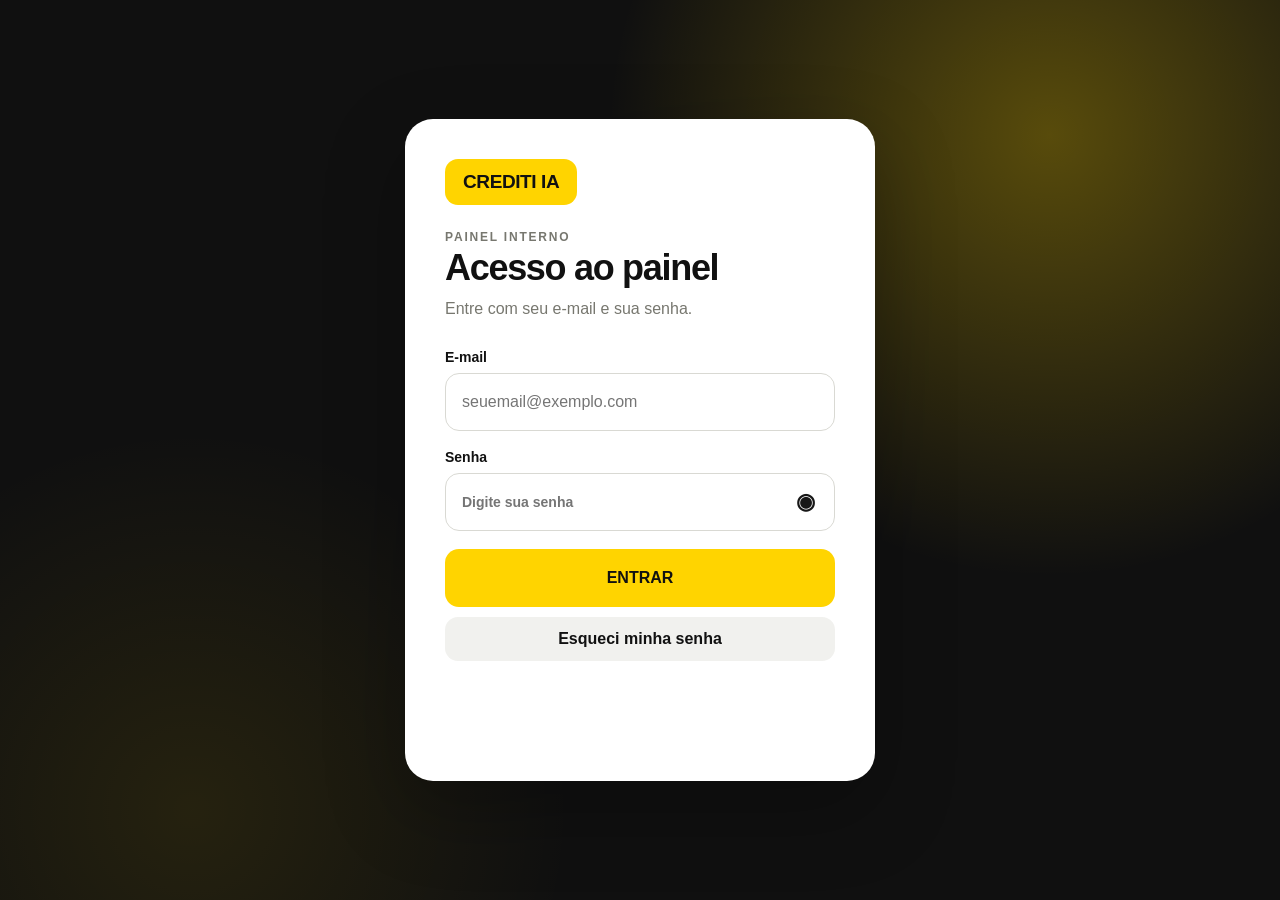
<file: index.html>
<!doctype html>
<html lang="pt-BR">
<head>
  <meta charset="UTF-8" />

  <meta
    name="viewport"
    content="width=device-width, initial-scale=1.0"
  />

  <meta
    name="theme-color"
    content="#ffd400"
  />

  <title>Crediti IA Painel</title>

  <link
    rel="stylesheet"
    href="styles.css?v=14"
  />
</head>

<body>

  <!-- =====================================================
       LOGIN
  ====================================================== -->

  <section
    id="loginScreen"
    class="login-screen"
  >

    <div class="login-card">

      <div class="login-brand">
        CREDITI IA
      </div>

      <p class="eyebrow">
        PAINEL INTERNO
      </p>

      <h1>
        Acesso ao painel
      </h1>

      <p class="login-subtitle">
        Entre com seu e-mail e sua senha.
      </p>

      <label class="login-field">

        <span>
          E-mail
        </span>

        <input
          id="emailInput"
          type="email"
          autocomplete="email"
          placeholder="seuemail@exemplo.com"
        />

      </label>

      <label class="login-field">

        <span>
          Senha
        </span>

        <span class="password-input-wrap">
          <input
            id="passwordInput"
            type="password"
            autocomplete="current-password"
            placeholder="Digite sua senha"
          />
          <button id="togglePasswordBtn" class="password-toggle" type="button" aria-label="Mostrar senha" aria-pressed="false">◉</button>
        </span>

      </label>

      <button
        id="loginBtn"
        class="primary-btn login-btn"
        type="button"
      >
        ENTRAR
      </button>

      <button
        id="forgotPasswordBtn"
        class="forgot-btn"
        type="button"
      >
        Esqueci minha senha
      </button>

      <div
        id="loginError"
        class="login-error"
      ></div>

      <div
        id="loginSuccess"
        class="login-success"
      ></div>

    </div>

  </section>


  <!-- =====================================================
       PAINEL
  ====================================================== -->

  <div
    id="appShell"
    class="app-shell hidden"
  >

    <!-- SIDEBAR -->

    <aside class="sidebar">

      <div class="brand">
        CREDITI IA
      </div>

      <nav>

        <button
          class="nav-item active"
          data-view="dashboard"
          type="button"
        >
          Dashboard
        </button>

        <button
          class="nav-item"
          data-view="leads"
          type="button"
        >
          Clientes / Leads
        </button>

        <button
          class="nav-item"
          data-view="resultados"
          type="button"
        >
          Resultados
        </button>

        <a
          class="nav-link-item"
          href="arquivos.html"
        >
          Documentos dos Clientes
        </a>

        <button
          class="nav-item"
          data-view="cobrancas"
          type="button"
        >
          Cobranças
        </button>

      </nav>

      <div class="sidebar-foot">

        <span>
          Painel interno
        </span>

        <button
          id="logoutBtn"
          class="logout-btn"
          type="button"
        >
          Sair
        </button>

      </div>

    </aside>


    <!-- ===================================================
         CONTEÚDO
    ==================================================== -->

    <main class="content">

      <header class="topbar">

        <div>

          <p class="eyebrow">
            CREDITI IA
          </p>

          <h1 id="pageTitle">
            Dashboard
          </h1>

        </div>

        <button
          id="refreshBtn"
          class="secondary-btn"
          type="button"
        >
          Atualizar
        </button>

      </header>


      <!-- =================================================
           DASHBOARD
      ================================================== -->

      <section
        id="dashboardView"
        class="view active"
      >

        <div class="cards">

          <article class="metric-card">

            <span>
              Leads ativos da IA
            </span>

            <strong id="metricTotal">
              0
            </strong>

          </article>


          <article class="metric-card">

            <span>
              Hoje
            </span>

            <strong id="metricToday">
              0
            </strong>

          </article>


          <article class="metric-card">

            <span>
              Em atendimento
            </span>

            <strong id="metricOpen">
              0
            </strong>

          </article>


          <article class="metric-card">

            <span>
              Encaminhados
            </span>

            <strong id="metricForwarded">
              0
            </strong>

          </article>

        </div>


        <div class="panel-grid">

          <!-- LEADS RECENTES -->

          <section class="panel">

            <div class="panel-head">

              <div>

                <h2>
                  Leads ativos recentes
                </h2>

                <p>
                  Somente atendimentos novos ou em andamento recebidos pela Crediti IA.
                </p>

              </div>

            </div>

            <div
              id="recentList"
              class="recent-list"
            ></div>

          </section>


          <!-- PRODUTOS -->

          <section class="panel">

            <div class="panel-head">

              <div>

                <h2>
                  Produtos mais procurados
                </h2>

                <p>
                  Visão rápida por interesse.
                </p>

              </div>

            </div>

            <div
              id="productsRanking"
              class="ranking"
            ></div>

          </section>

        </div>

      </section>


      <!-- =================================================
           RESULTADOS DO APP CREDITI
      ================================================== -->

      <section
        id="resultadosView"
        class="view"
      >

        <div class="results-toolbar">
          <div>
            <p class="eyebrow">ACOMPANHAMENTO AUTOMÁTICO</p>
            <h2>O que aconteceu no App Crediti</h2>
            <p>Visitas e ações importantes, explicadas de forma simples.</p>
          </div>

          <label class="results-period-label">
            Período
            <select id="resultsPeriod">
              <option value="7">Últimos 7 dias</option>
              <option value="30" selected>Últimos 30 dias</option>
              <option value="90">Últimos 90 dias</option>
            </select>
          </label>
        </div>

        <section class="results-summary" aria-live="polite">
          <span>RESUMO</span>
          <strong id="resultsSummaryTitle">Carregando resultados...</strong>
          <p id="resultsSummaryText">Aguarde enquanto organizamos as informações.</p>
        </section>

        <div class="results-cards">
          <article class="metric-card">
            <span>Visitas ao aplicativo</span>
            <strong id="resultVisits">0</strong>
            <small id="resultVisitsHelp">Aberturas registradas</small>
          </article>

          <article class="metric-card">
            <span>Pessoas</span>
            <strong id="resultPeople">0</strong>
            <small>Visitantes sem identificar nome</small>
          </article>

          <article class="metric-card">
            <span>Buscas realizadas</span>
            <strong id="resultSearches">0</strong>
            <small>O que as pessoas procuraram</small>
          </article>

          <article class="metric-card">
            <span>Produtos visualizados</span>
            <strong id="resultProducts">0</strong>
            <small>Aberturas das páginas de produtos</small>
          </article>

          <article class="metric-card">
            <span>Encaminhados a parceiros</span>
            <strong id="resultPartners">0</strong>
            <small>Cliques para continuar no banco</small>
          </article>

          <article class="metric-card">
            <span>Leads identificados</span>
            <strong id="resultLeads">0</strong>
            <small>Nome e contato recebidos pela IA</small>
          </article>
        </div>

        <div class="results-grid">
          <section class="panel">
            <div class="panel-head">
              <div>
                <h2>Produtos mais procurados</h2>
                <p>Visualizações, buscas e encaminhamentos.</p>
              </div>
            </div>
            <div id="resultsProductsRanking" class="ranking"></div>
          </section>

          <section class="panel">
            <div class="panel-head">
              <div>
                <h2>De onde vieram</h2>
                <p>Mostra como a pessoa chegou. Acesso direto significa que entrou pelo link ou pelo ícone do aplicativo.</p>
              </div>
            </div>
            <div id="resultsSourcesRanking" class="ranking"></div>
          </section>
        </div>

        <section class="panel results-activity-panel">
          <div class="panel-head">
            <div>
              <h2>Atividade recente</h2>
              <p>As últimas ações importantes, sem CPF ou dados financeiros.</p>
            </div>
          </div>
          <div id="resultsActivity" class="results-activity"></div>
          <div id="resultsEmptyState" class="empty hidden">
            Ainda não existem ações registradas neste período.
          </div>
        </section>

        <section class="meta-results-note">
          <strong>Anúncios da Meta</strong>
          <p id="metaResultsNote">
            As visitas identificadas como Meta já aparecem acima. Alcance, investimento e custo por resultado serão exibidos após a conexão segura da conta de anúncios.
          </p>
        </section>

      </section>


      <!-- =================================================
           CLIENTES / LEADS
      ================================================== -->

      <section
        id="leadsView"
        class="view"
      >

        <section class="panel">

          <div class="lead-drawer-head">

            <div>
              <h2>Clientes da Crediti IA</h2>
              <p id="leadListDescription">
                Somente leads novos ou em atendimento recebidos pela Crediti IA.
              </p>
            </div>

            <div class="lead-drawers" aria-label="Pastas de clientes">

              <button
                class="lead-drawer-btn active"
                data-lead-drawer="ativos"
                type="button"
              >
                Leads ativos
                <strong id="activeDrawerCount">0</strong>
              </button>

              <button
                class="lead-drawer-btn"
                data-lead-drawer="aprovados"
                type="button"
              >
                Aprovados
                <strong id="approvedDrawerCount">0</strong>
              </button>

            </div>

          </div>

          <!-- FILTROS -->

          <div class="filters">

            <input
              id="searchInput"
              type="search"
              placeholder="Buscar por nome, telefone ou cidade"
            />


            <select id="productFilter">

              <option value="">
                Todos os produtos
              </option>

            </select>


            <select id="statusFilter">

              <option value="">
                Todos os status
              </option>

              <option value="novo">
                Novo
              </option>

              <option value="dados_coletados">
                Dados coletados
              </option>

              <option value="em_atendimento">
                Em atendimento
              </option>

              <option value="encaminhado">
                Encaminhado
              </option>

              <option value="documentacao">
                Documentação
              </option>

              <option value="proposta_enviada">
                Proposta enviada
              </option>

            </select>


            <!-- RESPONSÁVEL -->

            <select id="responsibleFilter">

              <option value="">
                Todos os responsáveis
              </option>

              <option value="Marcelino">
                Marcelino
              </option>

              <option value="Samila">
                Samila
              </option>

              <option value="Não atribuído">
                Não atribuído
              </option>

            </select>

          </div>


          <!-- =================================================
               DESKTOP
          ================================================== -->

          <div class="desktop-leads">

            <div class="table-wrap">

              <table>

                <thead>

                  <tr>

                    <th>
                      Cliente
                    </th>

                    <th>
                      Telefone
                    </th>

                    <th>
                      Cidade
                    </th>

                    <th>
                      Produto
                    </th>

                    <th>
                      Responsável
                    </th>

                    <th>
                      Status
                    </th>

                    <th>
                      Data
                    </th>

                    <th></th>

                  </tr>

                </thead>

                <tbody id="leadsTableBody"></tbody>

              </table>

            </div>

          </div>


          <!-- =================================================
               MOBILE
          ================================================== -->

          <div
            id="mobileLeadsList"
            class="mobile-leads-list"
          ></div>


          <div
            id="emptyState"
            class="empty hidden"
          >
            Nenhum lead encontrado.
          </div>

        </section>

      </section>


      <!-- =================================================
           COBRANÇAS
      ================================================== -->

      <section
        id="cobrancasView"
        class="view"
      >

        <div class="collection-summary">

          <article class="metric-card">
            <span>Total em aberto</span>
            <strong id="collectionOpenValue">R$ 0,00</strong>
          </article>

          <article class="metric-card">
            <span>Cobranças ativas</span>
            <strong id="collectionActiveCount">0</strong>
          </article>

          <article class="metric-card">
            <span>Vencidas</span>
            <strong id="collectionOverdueCount">0</strong>
          </article>

          <article class="metric-card">
            <span>Pagas</span>
            <strong id="collectionPaidCount">0</strong>
          </article>

        </div>

        <section class="panel">

          <div class="collection-toolbar">

            <div class="filters collection-filters">

              <input
                id="collectionSearchInput"
                type="search"
                placeholder="Buscar por cliente, telefone ou contrato"
              />

              <select id="collectionStatusFilter">
                <option value="">Todos os status</option>
                <option value="pendente">Pendente</option>
                <option value="enviada">Enviada</option>
                <option value="visualizada">Visualizada</option>
                <option value="negociando">Negociando</option>
                <option value="paga">Paga</option>
                <option value="suspensa">Suspensa</option>
              </select>

            </div>

            <button
              id="newCollectionBtn"
              class="primary-compact-btn"
              type="button"
            >
              + Nova cobrança
            </button>

          </div>

          <div class="connection-notice">
            <strong>WhatsApp Crediti Cobranças: (85) 98849-9143</strong>
            <span id="whatsappConnectionStatus">Envio manual gratuito pelo WhatsApp Business.</span>
          </div>

          <div class="desktop-leads">
            <div class="table-wrap collection-table-wrap">
              <table class="collection-table">
                <thead>
                  <tr>
                    <th>Cliente</th>
                    <th>Telefone</th>
                    <th>Contrato</th>
                    <th>Valor</th>
                    <th>Vencimento</th>
                    <th>Status</th>
                    <th></th>
                  </tr>
                </thead>
                <tbody id="collectionsTableBody"></tbody>
              </table>
            </div>
          </div>

          <div
            id="mobileCollectionsList"
            class="mobile-leads-list"
          ></div>

          <div
            id="collectionsEmptyState"
            class="empty hidden"
          >
            Nenhuma cobrança encontrada.
          </div>

        </section>

      </section>

    </main>

  </div>


  <!-- =====================================================
       FICHA DO CLIENTE
  ====================================================== -->

  <dialog id="leadDialog">

    <button
      id="closeDialog"
      class="dialog-close"
      type="button"
    >
      ×
    </button>

    <div class="dialog-content">

      <p class="eyebrow">
        FICHA DO CLIENTE
      </p>

      <h2 id="detailName">
        Cliente
      </h2>


      <div class="edit-grid">

        <!-- NOME -->

        <label>

          <span>
            Nome
          </span>

          <input
            id="editName"
            type="text"
          />

        </label>


        <!-- TELEFONE -->

        <label>

          <span>
            Telefone
          </span>

          <input
            id="editPhone"
            type="text"
          />

        </label>


        <!-- CIDADE -->

        <label>

          <span>
            Cidade
          </span>

          <input
            id="editCity"
            type="text"
          />

        </label>


        <!-- PRODUTO -->

        <label>

          <span>
            Produto
          </span>

          <input
            id="editProduct"
            type="text"
          />

        </label>


        <!-- RESPONSÁVEL -->

        <label>

          <span>
            Responsável pelo lead
          </span>

          <select id="editResponsible">

            <option value="">
              Não atribuído
            </option>

            <option value="Marcelino">
              Marcelino
            </option>

            <option value="Samila">
              Samila
            </option>

          </select>

        </label>


        <!-- STATUS -->

        <label>

          <span>
            Status
          </span>

          <select id="editStatus">

            <option value="novo">
              Novo
            </option>

            <option value="dados_coletados">
              Dados coletados
            </option>

            <option value="em_atendimento">
              Em atendimento
            </option>

            <option value="encaminhado">
              Encaminhado
            </option>

            <option value="documentacao">
              Documentação
            </option>

            <option value="proposta_enviada">
              Proposta enviada
            </option>

            <option value="aprovado">
              Aprovado
            </option>

            <option value="nao_aprovado">
              Não aprovado
            </option>

            <option value="finalizado">
              Finalizado
            </option>

          </select>

        </label>


        <!-- ORIGEM -->

        <div class="read-only-field">

          <span>
            Origem
          </span>

          <strong id="detailOrigin">
            -
          </strong>

        </div>


        <!-- DATA -->

        <div class="read-only-field full">

          <span>
            Data
          </span>

          <strong id="detailDate">
            -
          </strong>

        </div>

      </div>


      <!-- OBSERVAÇÕES -->

      <label class="observation-box">

        <span>
          Observações
        </span>

        <textarea
          id="leadNotes"
          rows="5"
          placeholder="Digite aqui suas observações sobre o atendimento..."
        ></textarea>

      </label>


      <div
        id="dialogMessage"
        class="dialog-message"
      ></div>


      <!-- AÇÕES -->

      <div class="dialog-actions">

        <a
          id="whatsappLink"
          class="primary-btn"
          target="_blank"
          rel="noopener noreferrer"
        >
          Abrir WhatsApp
        </a>


        <button
          id="saveNotesBtn"
          class="notes-btn"
          type="button"
        >
          Salvar observação
        </button>


        <button
          id="saveLeadBtn"
          class="secondary-action-btn"
          type="button"
        >
          Salvar alterações
        </button>


        <button
          id="deleteLeadBtn"
          class="danger-btn"
          type="button"
        >
          Apagar lead
        </button>

      </div>

    </div>

  </dialog>


  <!-- =====================================================
       FICHA DA COBRANÇA
  ====================================================== -->

  <dialog id="collectionDialog">

    <button
      id="closeCollectionDialog"
      class="dialog-close"
      type="button"
    >
      ×
    </button>

    <div class="dialog-content">

      <p class="eyebrow">COBRANÇA CREDITI</p>

      <h2 id="collectionDialogTitle">Nova cobrança</h2>

      <div class="edit-grid">

        <label>
          <span>Nome do cliente</span>
          <input id="collectionName" type="text" autocomplete="name" />
        </label>

        <label>
          <span>WhatsApp</span>
          <input id="collectionPhone" type="tel" inputmode="tel" />
        </label>

        <label>
          <span>Contrato ou parcela</span>
          <input id="collectionContract" type="text" />
        </label>

        <label>
          <span>Produto</span>
          <input id="collectionProduct" type="text" />
        </label>

        <label>
          <span>Valor devido</span>
          <input id="collectionValue" type="text" inputmode="decimal" placeholder="0,00" />
        </label>

        <label>
          <span>Vencimento</span>
          <input id="collectionDueDate" type="date" />
        </label>

        <label>
          <span>Status</span>
          <select id="collectionStatus">
            <option value="pendente">Pendente</option>
            <option value="enviada">Enviada</option>
            <option value="visualizada">Visualizada</option>
            <option value="negociando">Negociando</option>
            <option value="paga">Paga</option>
            <option value="suspensa">Suspensa</option>
          </select>
        </label>

        <label>
          <span>Próximo lembrete</span>
          <input id="collectionNextReminder" type="datetime-local" />
        </label>

      </div>

      <label class="observation-box">
        <span>Observações internas</span>
        <textarea
          id="collectionNotes"
          rows="4"
          placeholder="Acordos, contatos realizados ou informações importantes..."
        ></textarea>
      </label>

      <section id="collectionHistorySection" class="collection-history hidden">
        <div class="collection-history-head">
          <strong>Histórico</strong>
          <button id="addCollectionHistoryBtn" type="button">+ Registrar contato</button>
        </div>
        <div id="collectionHistoryList" class="collection-history-list"></div>
      </section>

      <div id="collectionDialogMessage" class="dialog-message"></div>

      <div class="dialog-actions collection-actions">

        <button
          id="saveCollectionBtn"
          class="secondary-action-btn"
          type="button"
        >
          Salvar cobrança
        </button>

        <button
          id="sendCollectionBtn"
          class="primary-btn"
          type="button"
          disabled
        >
          Enviar pelo WhatsApp Business
        </button>

        <button
          id="deleteCollectionBtn"
          class="danger-btn hidden"
          type="button"
        >
          Apagar cobrança
        </button>

      </div>

    </div>

  </dialog>




  <script src="app.js?v=17"></script>

</body>
</html>
</file>
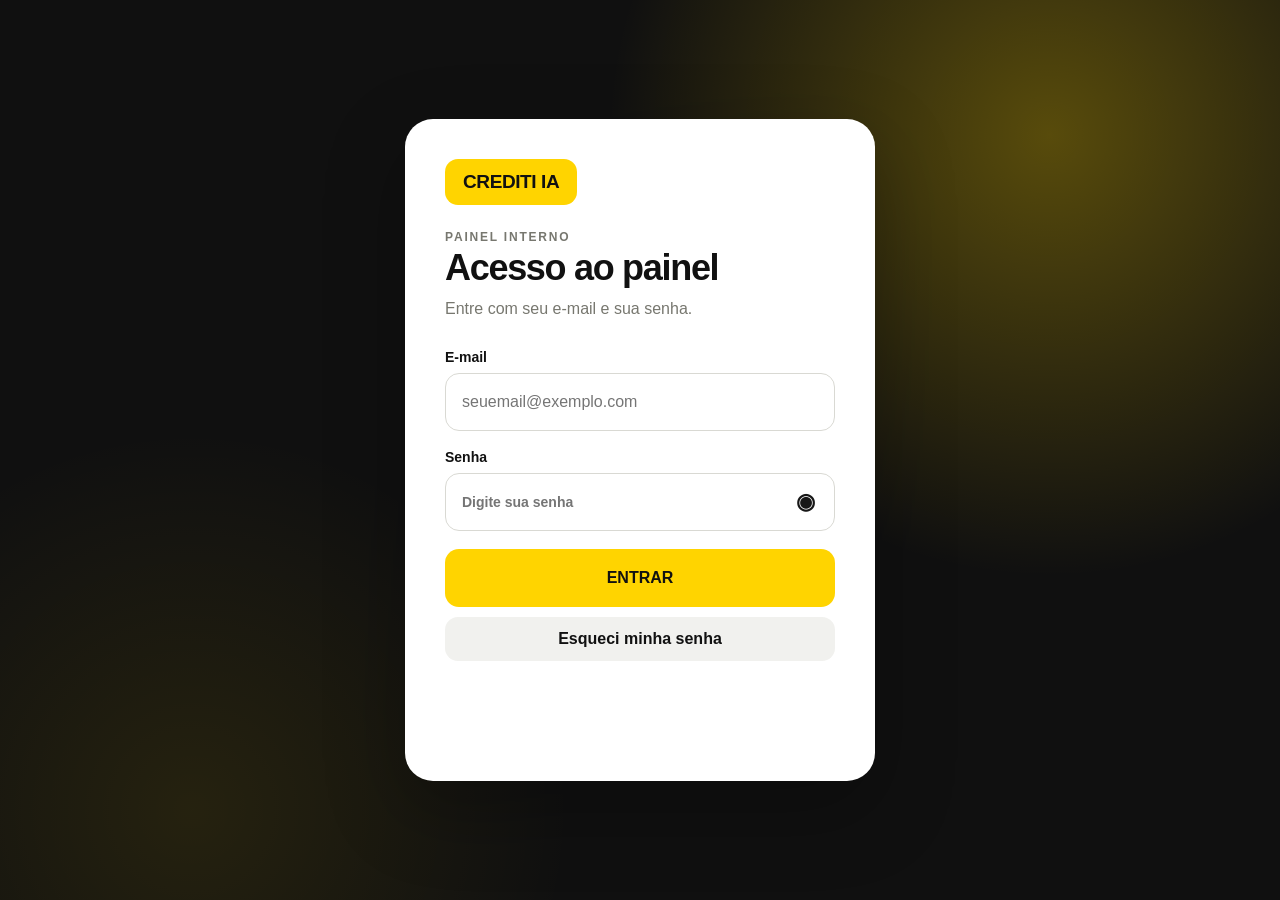
<file: arquivos.html>
<!doctype html>
<html lang="pt-BR">
<head>
  <meta charset="UTF-8">
  <meta name="viewport" content="width=device-width,initial-scale=1">
  <meta name="theme-color" content="#ffd400">
  <title>Documentos dos Clientes | Crediti</title>
  <link rel="stylesheet" href="arquivos.css?v=1">
  <link rel="stylesheet" href="arquivos-extra.css?v=3">
</head>
<body>
  <header class="topbar">
    <div><strong>CREDITI</strong><span>Documentos dos Clientes</span></div>
    <a href="index.html">Voltar ao painel</a>
  </header>

  <main>
    <section class="usage-card">
      <div><small>ARMAZENAMENTO PRIVADO</small><h1>Arquivo digital</h1></div>
      <div class="usage-info"><strong id="usageText">Calculando...</strong><div class="usage-track"><i id="usageBar"></i></div><small id="usageAlert">10 GB gratuitos</small></div>
    </section>

    <section class="actions">
      <label class="search"><span>Pesquisar cliente</span><input id="searchInput" placeholder="Digite o nome ou CPF" autocomplete="off"></label>
      <button id="trashBtn" class="light">Lixeira <b id="trashCount">0</b></button>
      <button id="newClientBtn" class="primary">+ Novo cliente</button>
    </section>

    <div id="message" class="message"></div>
    <section id="clientList" class="client-grid"></section>
  </main>

  <dialog id="clientDialog">
    <form id="clientForm" class="dialog-card">
      <button type="button" class="close" data-close="clientDialog">×</button>
      <p class="eyebrow">PASTA DO CLIENTE</p><h2 id="clientDialogTitle">Novo cliente</h2>
      <div class="form-grid">
        <label class="wide">Nome completo<input id="clientName" required></label>
        <label>CPF<input id="clientCpf" inputmode="numeric" maxlength="14" required></label>
        <label>WhatsApp<input id="clientPhone" inputmode="tel"></label>
        <label>Cidade<input id="clientCity"></label>
        <label class="wide">Observações<textarea id="clientNotes" rows="3"></textarea></label>
      </div>
      <button class="primary" type="submit">Salvar cliente</button>
    </form>
  </dialog>

  <dialog id="folderDialog" class="folder-dialog">
    <div class="dialog-card folder-card">
      <button type="button" class="close" data-close="folderDialog">×</button>
      <div class="folder-head"><div><p class="eyebrow">PASTA DO CLIENTE</p><h2 id="folderName"></h2><span id="folderCpf"></span></div><div><button id="editClientBtn" class="light">Editar</button><button id="newContractBtn" class="primary">+ Novo contrato</button></div></div>
      <div class="tabs"><button class="active" data-tab="personal">Documentos pessoais</button><button data-tab="contracts">Contratos</button><button data-tab="videos">Vídeos</button><button data-tab="history">Histórico</button></div>
      <section id="personalTab" class="tab active">
        <div class="upload-box"><select id="personalCategory"><option>RG - Frente</option><option>RG - Verso</option><option>CPF</option><option>Comprovante de endereço</option><option>Contracheque</option><option>CNH</option><option>Outro documento</option></select><select id="personalResponsible"><option>Marcelino</option><option>Samila</option></select><input id="personalFiles" type="file" multiple><button id="uploadPersonalBtn" class="primary">Enviar documentos</button></div>
        <div class="source-buttons">
          <label class="source-btn">📁 Galeria ou arquivos<input id="personalGallery" type="file" accept="image/*,video/*,application/pdf" multiple></label>
          <label class="source-btn">📷 Câmera do celular<input id="personalCamera" type="file" accept="image/*" capture="environment"></label>
        </div>
        <div id="personalFileList" class="file-list"></div>
      </section>
      <section id="contractsTab" class="tab"><div id="contractList" class="contract-list"></div></section>
      <section id="videosTab" class="tab">
        <div class="upload-box video-upload-box"><select id="videoResponsible"><option>Marcelino</option><option>Samila</option></select><input id="videoFiles" type="file" accept="video/*" multiple><button id="uploadVideoBtn" class="primary">Enviar vídeos</button></div>
        <small>Vídeos de até 2 minutos e 30 MB cada.</small>
        <div id="videoList" class="file-list"></div>
      </section>
      <section id="historyTab" class="tab"><div id="historyList" class="history-list"></div></section>
    </div>
  </dialog>

  <dialog id="contractDialog">
    <form id="contractForm" class="dialog-card">
      <button type="button" class="close" data-close="contractDialog">×</button>
      <p class="eyebrow">NOVA OPERAÇÃO</p><h2>Novo contrato</h2>
      <div class="form-grid">
        <label>Tipo de crédito<select id="contractType" required><option value="">Selecione</option><option>Portabilidade</option><option>Empréstimo novo</option><option>Refinanciamento INSS</option><option>Refinanciamento de veículo</option><option>Conta de luz</option><option>FGTS</option><option>Cartão consignado</option><option>Cartão benefício</option><option>Bolsa Família</option><option>Financiamento de veículo</option></select></label>
        <label id="subtypeLabel" class="hidden">Veículo<select id="contractSubtype"><option>Carro</option><option>Moto</option></select></label>
        <label>Número do contrato ou ADE<input id="contractNumber"></label>
        <label>Banco ou financeira<input id="contractBank"></label>
        <label>Data<input id="contractDate" type="date" required></label>
        <label>Valor<input id="contractValue" inputmode="decimal"></label>
        <label>Responsável pela digitação<select id="contractResponsible" required><option>Marcelino</option><option>Samila</option></select></label>
        <label class="wide">Observações<textarea id="contractNotes" rows="3"></textarea></label>
      </div>
      <button class="primary" type="submit">Finalizar contrato</button>
    </form>
  </dialog>

  <dialog id="contractFilesDialog">
    <div class="dialog-card">
      <button type="button" class="close" data-close="contractFilesDialog">×</button>
      <p class="eyebrow">ARQUIVOS DA OPERAÇÃO</p><h2 id="contractFilesTitle"></h2>
      <div class="upload-box"><select id="contractFileCategory"><option>Contrato</option><option>Vídeo da contratação</option><option>Foto</option><option>Comprovante</option><option>Outro arquivo</option></select><select id="contractFileResponsible"><option>Marcelino</option><option>Samila</option></select><input id="contractFiles" type="file" multiple><button id="uploadContractBtn" class="primary">Enviar arquivos</button></div>
      <div class="source-buttons">
        <label class="source-btn">📁 Galeria ou arquivos<input id="contractGallery" type="file" accept="image/*,video/*,application/pdf" multiple></label>
        <label class="source-btn">📷 Câmera do celular<input id="contractCamera" type="file" accept="image/*" capture="environment"></label>
      </div>
      <small>Vídeos: até 2 minutos e 30 MB. Os arquivos serão baixados individualmente, sem ZIP.</small>
      <div id="contractFileList" class="file-list"></div>
    </div>
  </dialog>

  <dialog id="trashDialog"><div class="dialog-card"><button type="button" class="close" data-close="trashDialog">×</button><p class="eyebrow">ARQUIVOS APAGADOS</p><h2>Lixeira</h2><div id="trashList" class="file-list"></div></div></dialog>
  <script src="arquivos.js?v=5"></script>
</body>
</html>
</file>
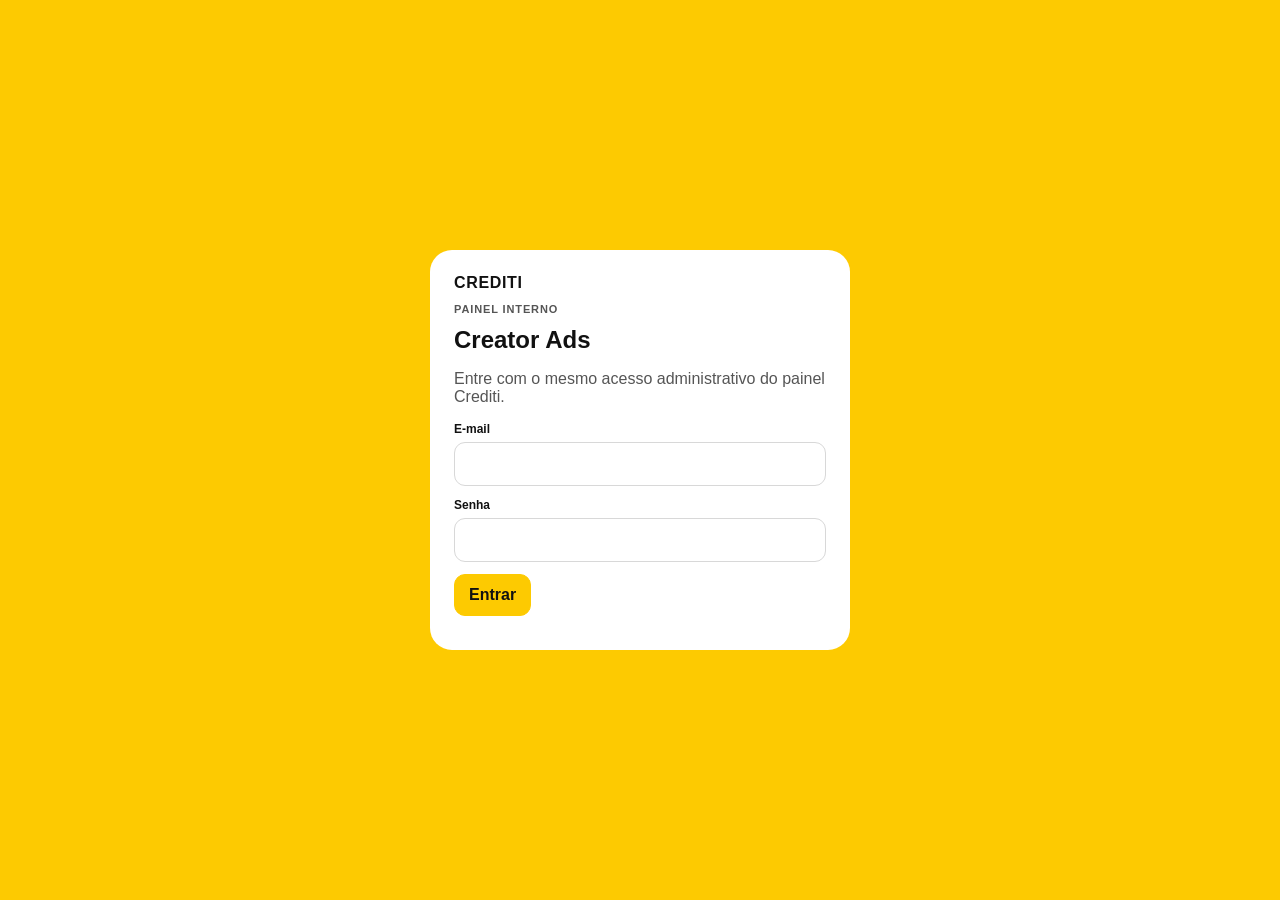
<file: creator-ads.html>
<!doctype html>
<html lang="pt-BR">
<head>
  <meta charset="UTF-8">
  <meta name="viewport" content="width=device-width, initial-scale=1">
  <meta name="theme-color" content="#FDCA01">
  <title>Creator Ads | Painel Crediti</title>
  <link rel="stylesheet" href="creator-ads.css?v=1">
</head>
<body>
  <section id="loginView" class="login-wrap">
    <div class="login-card">
      <div class="brand">CREDITI</div>
      <p class="eyebrow">PAINEL INTERNO</p>
      <h1>Creator Ads</h1>
      <p>Entre com o mesmo acesso administrativo do painel Crediti.</p>
      <label>E-mail<input id="email" type="email" autocomplete="email"></label>
      <label>Senha<input id="password" type="password" autocomplete="current-password"></label>
      <button id="loginBtn" class="primary" type="button">Entrar</button>
      <div id="loginMsg" class="msg" aria-live="polite"></div>
    </div>
  </section>

  <div id="appView" class="app hidden">
    <header class="topbar">
      <div><span class="brand small">CREDITI</span><strong>Creator Ads</strong></div>
      <div class="top-actions"><a href="index.html">Painel principal</a><button id="refreshBtn" type="button">Atualizar</button><button id="logoutBtn" type="button">Sair</button></div>
    </header>

    <nav class="tabs" aria-label="Creator Ads">
      <button data-tab="cadastros" class="active" type="button">Cadastros</button>
      <button data-tab="campanhas" type="button">Campanhas</button>
      <button data-tab="vencedores" type="button">Vencedores</button>
      <button data-tab="pagamentos" type="button">Pagamentos</button>
    </nav>

    <main>
      <section id="cadastros" class="panel active">
        <div class="section-head"><div><h2>Cadastros</h2><p>Aprove, reprove ou exclua por perfil privado.</p></div><select id="profileFilter"><option value="">Todos</option><option value="em_analise">Em análise</option><option value="aprovado">Aprovado</option><option value="nao_elegivel">Não elegível</option><option value="perfil_privado">Perfil privado</option><option value="excluido_perfil_privado">Excluído por perfil privado</option></select></div>
        <div id="profilesList" class="cards"></div>
      </section>

      <section id="campanhas" class="panel">
        <div class="section-head"><div><h2>Campanhas</h2><p>Somente o administrador cria, edita, ativa e encerra.</p></div><button id="newCampaignBtn" class="primary compact" type="button">+ Nova campanha</button></div>
        <div id="campaignsList" class="cards"></div>
      </section>

      <section id="vencedores" class="panel">
        <div class="section-head"><div><h2>Vencedores</h2><p>Escolha o vencedor e acompanhe os vídeos enviados.</p></div></div>
        <div id="submissionsList" class="cards"></div>
      </section>

      <section id="pagamentos" class="panel">
        <div class="section-head"><div><h2>Pagamentos</h2><p>Confira Pix, banco e marque o pagamento realizado.</p></div></div>
        <div id="paymentsList" class="cards"></div>
      </section>
    </main>
  </div>

  <dialog id="profileDialog"><form method="dialog" class="dialog-card"><button class="close" value="cancel" aria-label="Fechar">×</button><div id="profileDetail"></div></form></dialog>

  <dialog id="campaignDialog"><form id="campaignForm" class="dialog-card"><button class="close" type="button" id="campaignClose" aria-label="Fechar">×</button><h2 id="campaignFormTitle">Nova campanha</h2><input type="hidden" name="id"><label>Título<input name="titulo" required></label><label>Descrição<textarea name="descricao" rows="2"></textarea></label><label>Briefing<textarea name="briefing" rows="5" required></textarea></label><div class="grid2"><label>Início<input name="inicio" type="datetime-local" required></label><label>Fim<input name="fim" type="datetime-local" required></label></div><div class="grid2"><label>Prêmio principal<input name="premio" inputmode="decimal" placeholder="10,00" required></label><label>Nº de vencedores<input name="numero_vencedores" type="number" min="1" value="1" required></label></div><label class="check"><input name="bonus_ativo" type="checkbox"> Ativar bônus por visualizações</label><div id="bonusFields" class="grid2 hidden"><label>Valor do bônus<input name="bonus_valor" inputmode="decimal" placeholder="20,00"></label><label>Meta de visualizações<input name="bonus_meta_views" type="number" min="1"></label><label>Prazo do bônus<input name="bonus_prazo" type="datetime-local"></label></div><div class="actions"><button type="button" class="secondary" id="saveDraftBtn">Salvar rascunho</button><button type="submit" class="primary">Salvar e ativar</button></div><div id="campaignMsg" class="msg"></div></form></dialog>

  <script src="creator-ads-admin.js?v=1"></script>
</body>
</html>
</file>
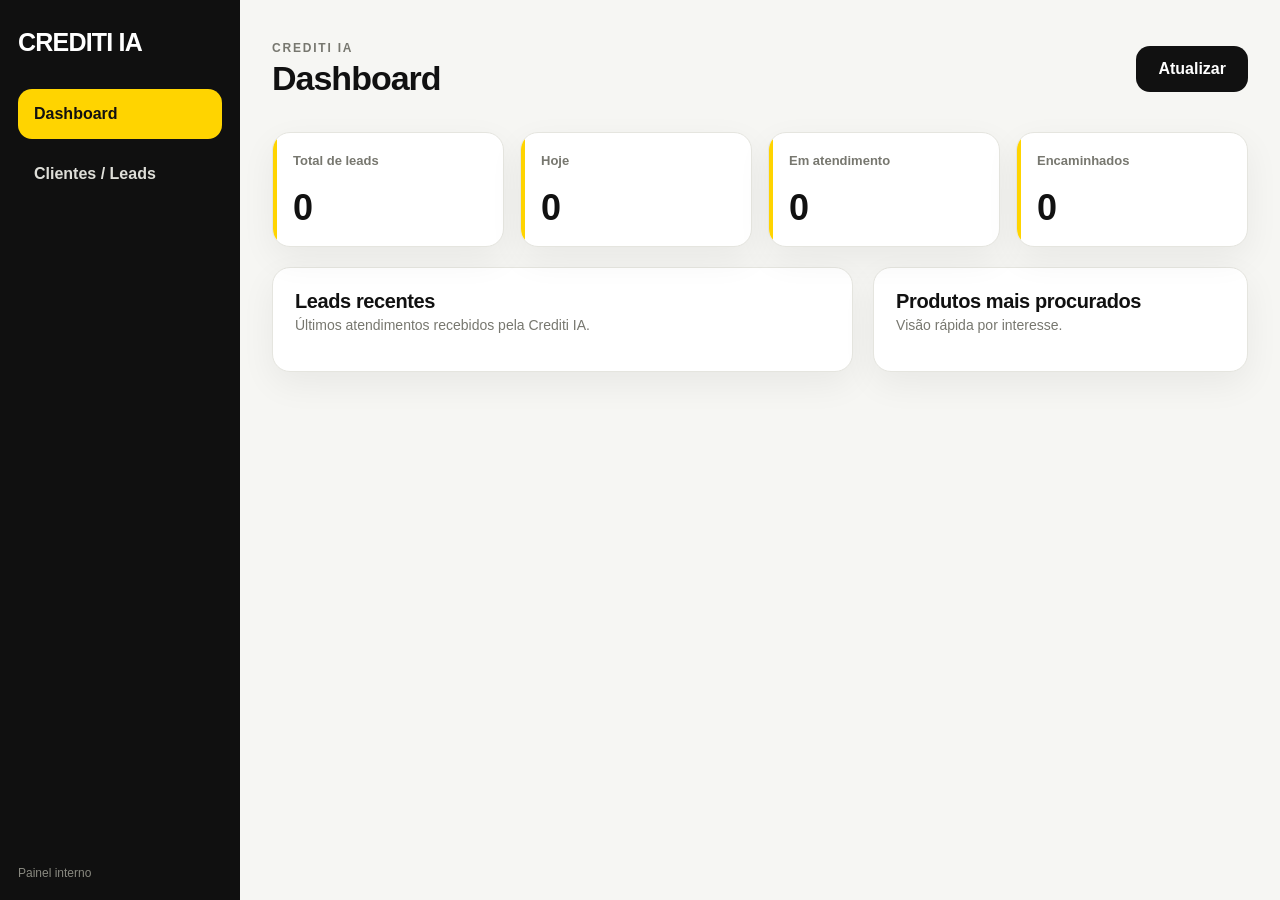
<file: index(1).html>
<!doctype html>
<html lang="pt-BR">
<head>
  <meta charset="UTF-8" />
  <meta name="viewport" content="width=device-width, initial-scale=1.0" />
  <meta name="theme-color" content="#ffd400" />
  <title>Crediti IA Painel</title>
  <link rel="stylesheet" href="styles.css" />
</head>
<body>
  <div class="app-shell">
    <aside class="sidebar">
      <div class="brand">CREDITI IA</div>
      <nav>
        <button class="nav-item active" data-view="dashboard">Dashboard</button>
        <button class="nav-item" data-view="leads">Clientes / Leads</button>
      </nav>
      <div class="sidebar-foot">Painel interno</div>
    </aside>

    <main class="content">
      <header class="topbar">
        <div>
          <p class="eyebrow">CREDITI IA</p>
          <h1 id="pageTitle">Dashboard</h1>
        </div>
        <button id="refreshBtn" class="secondary-btn">Atualizar</button>
      </header>

      <section id="dashboardView" class="view active">
        <div class="cards">
          <article class="metric-card"><span>Total de leads</span><strong id="metricTotal">0</strong></article>
          <article class="metric-card"><span>Hoje</span><strong id="metricToday">0</strong></article>
          <article class="metric-card"><span>Em atendimento</span><strong id="metricOpen">0</strong></article>
          <article class="metric-card"><span>Encaminhados</span><strong id="metricForwarded">0</strong></article>
        </div>

        <div class="panel-grid">
          <section class="panel">
            <div class="panel-head">
              <div>
                <h2>Leads recentes</h2>
                <p>Últimos atendimentos recebidos pela Crediti IA.</p>
              </div>
            </div>
            <div id="recentList" class="recent-list"></div>
          </section>

          <section class="panel">
            <div class="panel-head">
              <div>
                <h2>Produtos mais procurados</h2>
                <p>Visão rápida por interesse.</p>
              </div>
            </div>
            <div id="productsRanking" class="ranking"></div>
          </section>
        </div>
      </section>

      <section id="leadsView" class="view">
        <section class="panel">
          <div class="filters">
            <input id="searchInput" type="search" placeholder="Buscar por nome, telefone ou cidade" />
            <select id="productFilter">
              <option value="">Todos os produtos</option>
            </select>
            <select id="statusFilter">
              <option value="">Todos os status</option>
              <option value="novo">Novo</option>
              <option value="dados_coletados">Dados coletados</option>
              <option value="em_atendimento">Em atendimento</option>
              <option value="encaminhado">Encaminhado</option>
            </select>
          </div>

          <div class="table-wrap">
            <table>
              <thead>
                <tr>
                  <th>Cliente</th>
                  <th>Telefone</th>
                  <th>Cidade</th>
                  <th>Produto</th>
                  <th>Status</th>
                  <th>Data</th>
                  <th></th>
                </tr>
              </thead>
              <tbody id="leadsTableBody"></tbody>
            </table>
          </div>

          <div id="emptyState" class="empty hidden">Nenhum lead encontrado.</div>
        </section>
      </section>
    </main>
  </div>

  <dialog id="leadDialog">
    <button id="closeDialog" class="dialog-close">×</button>
    <div class="dialog-content">
      <p class="eyebrow">FICHA DO CLIENTE</p>
      <h2 id="detailName">Cliente</h2>
      <div class="detail-grid">
        <div><span>Telefone</span><strong id="detailPhone">-</strong></div>
        <div><span>Cidade</span><strong id="detailCity">-</strong></div>
        <div><span>Produto</span><strong id="detailProduct">-</strong></div>
        <div><span>Status</span><strong id="detailStatus">-</strong></div>
        <div><span>Origem</span><strong id="detailOrigin">-</strong></div>
        <div><span>Data</span><strong id="detailDate">-</strong></div>
      </div>
      <a id="whatsappLink" class="primary-btn" target="_blank" rel="noopener">Abrir WhatsApp</a>
    </div>
  </dialog>

  <script src="app.js"></script>
</body>
</html>
</file>
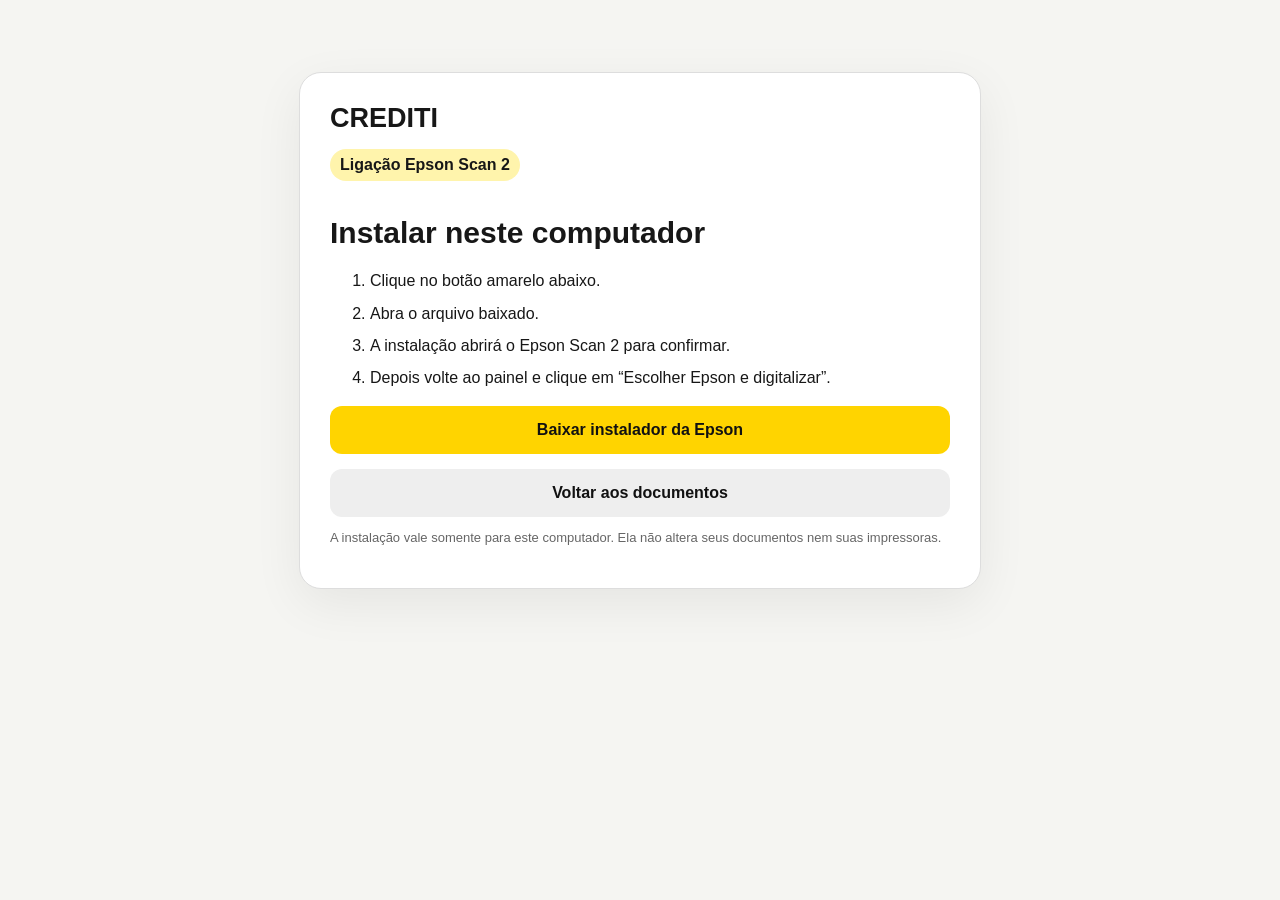
<file: instalar-scanner.html>
<!doctype html>
<html lang="pt-BR">
<head>
  <meta charset="UTF-8">
  <meta name="viewport" content="width=device-width,initial-scale=1">
  <title>Instalar ligação Epson | Crediti</title>
  <style>
    body{margin:0;background:#f5f5f2;color:#171717;font-family:Arial,sans-serif}.card{width:min(620px,90%);margin:8vh auto;background:#fff;border:1px solid #ddd;border-radius:22px;padding:30px;box-shadow:0 15px 50px #0001}.brand{font-size:27px;font-weight:900}.tag{display:inline-block;margin:15px 0;padding:7px 10px;border-radius:20px;background:#fff4ac;font-weight:800}h1{font-size:30px}li{margin:10px 0;line-height:1.4}button,a{display:block;width:100%;box-sizing:border-box;margin-top:15px;padding:15px;border:0;border-radius:12px;text-align:center;text-decoration:none;font-size:16px;font-weight:900;cursor:pointer}.install{background:#ffd400;color:#111}.back{background:#eee;color:#111}.note{color:#666;font-size:13px}
  </style>
</head>
<body>
  <main class="card">
    <div class="brand">CREDITI</div>
    <span class="tag">Ligação Epson Scan 2</span>
    <h1>Instalar neste computador</h1>
    <ol>
      <li>Clique no botão amarelo abaixo.</li>
      <li>Abra o arquivo baixado.</li>
      <li>A instalação abrirá o Epson Scan 2 para confirmar.</li>
      <li>Depois volte ao painel e clique em “Escolher Epson e digitalizar”.</li>
    </ol>
    <button id="downloadBtn" class="install">Baixar instalador da Epson</button>
    <a class="back" href="arquivos.html">Voltar aos documentos</a>
    <p class="note">A instalação vale somente para este computador. Ela não altera seus documentos nem suas impressoras.</p>
  </main>
  <script>
    const powershell = String.raw`$ErrorActionPreference = 'Stop'
$candidates = @(
  (Join-Path ([Environment]::GetFolderPath('ProgramFilesX86')) 'epson\Epson Scan 2\Core\es2launcher.exe'),
  (Join-Path $env:ProgramFiles 'epson\Epson Scan 2\Core\es2launcher.exe')
)
$app = $candidates | Where-Object { Test-Path $_ } | Select-Object -First 1
if (-not $app) {
  $roots = @($env:ProgramFiles, [Environment]::GetFolderPath('ProgramFilesX86')) | Where-Object { $_ }
  $app = Get-ChildItem $roots -Filter 'es2launcher.exe' -Recurse -ErrorAction SilentlyContinue | Select-Object -First 1 -ExpandProperty FullName
}
if (-not $app) { throw 'Epson Scan 2 não foi encontrado.' }
$key = 'HKCU:\Software\Classes\creditiscan'
New-Item -Path $key -Force | Out-Null
Set-Item -Path $key -Value 'URL:Crediti Scanner'
New-ItemProperty -Path $key -Name 'URL Protocol' -Value '' -PropertyType String -Force | Out-Null
$commandKey = Join-Path $key 'shell\open\command'
New-Item -Path $commandKey -Force | Out-Null
$workingDirectory = Split-Path -Parent $app
$command = 'cmd.exe /d /c start "" /d "' + $workingDirectory + '" "' + $app + '"'
Set-Item -Path $commandKey -Value $command
Write-Host 'Ligação Epson instalada corretamente.' -ForegroundColor Green
Start-Process -FilePath $app -WorkingDirectory $workingDirectory`;

    function utf16Base64(text) {
      const bytes = new Uint8Array(text.length * 2);
      for (let i = 0; i < text.length; i++) {
        const code = text.charCodeAt(i);
        bytes[i * 2] = code & 255;
        bytes[i * 2 + 1] = code >> 8;
      }
      let binary = "";
      bytes.forEach(byte => binary += String.fromCharCode(byte));
      return btoa(binary);
    }

    const installer = `@echo off\r\npowershell.exe -NoProfile -ExecutionPolicy Bypass -EncodedCommand ${utf16Base64(powershell)}\r\npause\r\n`;

    document.getElementById("downloadBtn").onclick = async () => {
      if (window.showSaveFilePicker) {
        try {
          const handle = await window.showSaveFilePicker({
            suggestedName: "instalar-crediti-scanner.cmd",
            types: [{
              description: "Instalador Crediti Epson",
              accept: {"application/octet-stream": [".cmd"]}
            }]
          });
          const writable = await handle.createWritable();
          await writable.write(installer);
          await writable.close();
          alert("Instalador salvo. Agora abra o arquivo instalar-crediti-scanner.cmd.");
          return;
        } catch (error) {
          if (error.name === "AbortError") return;
        }
      }
      const blob = new Blob([installer], {type:"application/octet-stream"});
      const url = URL.createObjectURL(blob);
      const link = document.createElement("a");
      link.href = url;
      link.download = "instalar-crediti-scanner.cmd";
      link.click();
      setTimeout(() => URL.revokeObjectURL(url), 3000);
    };
  </script>
</body>
</html>
</file>
<file: styles.css>
:root {
  --yellow: #ffd400;
  --yellow-hover: #f3c900;

  --black: #111111;
  --black-soft: #181818;

  --white: #ffffff;
  --background: #f6f6f3;
  --surface: #ffffff;
  --surface-soft: #fafaf8;

  --line: #e5e5df;
  --muted: #77776f;

  --danger: #c62828;
  --success: #15803d;

  --radius: 18px;
  --radius-small: 12px;

  --shadow:
    0 12px 35px rgba(0, 0, 0, 0.06);
}


/* =========================================================
   RESET
========================================================= */

* {
  box-sizing: border-box;
}

html {
  margin: 0;
  padding: 0;
  min-height: 100%;
  background: var(--background);
  width: 100%;
  max-width: 100%;
  overflow-x: hidden;
}

body {
  margin: 0;
  min-height: 100vh;

  font-family:
    Inter,
    -apple-system,
    BlinkMacSystemFont,
    "Segoe UI",
    Roboto,
    Arial,
    sans-serif;

  color: var(--black);
  background: var(--background);
  width: 100%;
  max-width: 100%;
  overflow-x: hidden;
}

button,
input,
select,
textarea {
  font: inherit;
}

button,
a {
  -webkit-tap-highlight-color: transparent;
}

button {
  cursor: pointer;
}

.hidden {
  display: none !important;
}


/* =========================================================
   LOGIN
========================================================= */

.login-screen {
  min-height: 100vh;

  display: flex;
  align-items: center;
  justify-content: center;

  padding: 24px;

  background:
    radial-gradient(
      circle at 82% 15%,
      rgba(255, 212, 0, 0.30),
      transparent 34%
    ),
    radial-gradient(
      circle at 15% 90%,
      rgba(255, 212, 0, 0.09),
      transparent 28%
    ),
    #101010;
}

.login-card {
  width: 100%;
  max-width: 470px;

  background: var(--white);

  padding: 40px;

  border-radius: 28px;

  box-shadow:
    0 28px 80px rgba(0, 0, 0, 0.28);
}

.login-brand {
  display: inline-flex;

  padding: 12px 18px;

  margin-bottom: 25px;

  border-radius: 13px;

  background: var(--yellow);

  font-size: 19px;
  font-weight: 900;
  letter-spacing: -0.4px;
}

.eyebrow {
  margin: 0 0 5px;

  color: var(--muted);

  font-size: 12px;
  font-weight: 900;
  letter-spacing: 1.8px;
}

.login-card h1 {
  margin: 0;

  font-size: 36px;
  line-height: 1.08;
  letter-spacing: -1.3px;
}

.login-subtitle {
  margin: 10px 0 28px;

  color: var(--muted);

  font-size: 16px;
  line-height: 1.5;
}

.login-field {
  display: block;

  margin-bottom: 18px;
}

.login-field span {
  display: block;

  margin-bottom: 8px;

  font-size: 14px;
  font-weight: 800;
}

.login-field input {
  width: 100%;
  height: 58px;

  padding: 0 16px;

  border: 1px solid #d9d9d3;
  border-radius: 14px;

  background: var(--white);

  color: var(--black);

  outline: none;

  transition:
    border-color 0.2s ease,
    box-shadow 0.2s ease;
}

.login-field input:focus {
  border-color: var(--black);

  box-shadow:
    0 0 0 4px rgba(255, 212, 0, 0.25);
}

.primary-btn,
.login-btn {
  width: 100%;

  min-height: 58px;

  display: flex;
  align-items: center;
  justify-content: center;

  border: 0;
  border-radius: 14px;

  background: var(--yellow);

  color: var(--black);

  text-decoration: none;

  font-weight: 900;

  transition:
    transform 0.15s ease,
    background 0.15s ease;
}

.primary-btn:hover,
.login-btn:hover {
  background: var(--yellow-hover);
}

.primary-btn:active,
.login-btn:active {
  transform: scale(0.99);
}

.forgot-btn {
  width: 100%;

  margin-top: 10px;
  padding: 13px 14px;

  border: 0;
  border-radius: 13px;

  background: #f1f1ee;

  color: var(--black);

  font-weight: 800;
}

.login-error,
.login-success {
  min-height: 20px;

  margin-top: 20px;

  text-align: center;

  font-size: 14px;
  font-weight: 800;
}

.login-error {
  color: var(--danger);
}

.login-success {
  color: var(--success);
}


/* =========================================================
   ESTRUTURA DO PAINEL
========================================================= */

.app-shell {
  min-height: 100vh;

  display: grid;

  grid-template-columns: 240px minmax(0, 1fr);
  width: 100%;
  max-width: 100%;
}


/* =========================================================
   SIDEBAR
========================================================= */

.sidebar {
  position: fixed;

  top: 0;
  left: 0;
  bottom: 0;

  width: 240px;

  display: flex;
  flex-direction: column;

  padding: 28px 18px 20px;

  background: #101010;

  color: var(--white);

  z-index: 20;
}

.brand {
  margin-bottom: 32px;

  font-size: 25px;
  font-weight: 900;
  letter-spacing: -0.8px;
}

.sidebar nav {
  display: grid;
  gap: 10px;
}

.nav-item {
  width: 100%;

  padding: 16px;

  border: 0;
  border-radius: 14px;

  background: transparent;

  color: #deded8;

  text-align: left;

  font-weight: 800;
  font-size: 16px;

  transition:
    background 0.15s ease,
    color 0.15s ease;
}

.nav-item:hover {
  background: rgba(255, 255, 255, 0.07);

  color: var(--white);
}

.nav-item.active {
  background: var(--yellow);

  color: var(--black);
}

.sidebar-foot {
  margin-top: auto;

  display: flex;
  align-items: center;
  justify-content: space-between;
  gap: 10px;

  color: #898980;

  font-size: 12px;
}

.logout-btn {
  padding: 9px 12px;

  border: 1px solid #383838;
  border-radius: 10px;

  background: #171717;

  color: var(--white);

  font-size: 12px;
  font-weight: 800;
}


/* =========================================================
   CONTEÚDO
========================================================= */

.content {
  grid-column: 2;

  width: 100%;
  min-width: 0;

  padding: 30px 32px 40px;
  max-width: 100%;
  overflow-x: hidden;
}

.topbar {
  min-height: 78px;

  display: flex;
  align-items: center;
  justify-content: space-between;
  gap: 20px;

  margin-bottom: 24px;
}

.topbar h1 {
  margin: 0;

  font-size: 34px;
  line-height: 1.1;
  letter-spacing: -1px;
}

.secondary-btn {
  padding: 14px 22px;

  border: 0;
  border-radius: 14px;

  background: var(--black);

  color: var(--white);

  font-weight: 900;
}

.view {
  display: none;
  width: 100%;
  max-width: 100%;
}

.view.active {
  display: block;
}


/* =========================================================
   DASHBOARD
========================================================= */

.cards {
  display: grid;

  grid-template-columns:
    repeat(4, minmax(0, 1fr));

  gap: 16px;

  margin-bottom: 20px;
}

.collection-summary {
  display: grid;
  grid-template-columns: repeat(4, minmax(0, 1fr));
  gap: 16px;
  margin-bottom: 20px;
}

.collection-summary .metric-card strong {
  font-size: 27px;
}

.metric-card {
  min-height: 115px;

  display: flex;
  flex-direction: column;
  justify-content: space-between;

  padding: 20px;

  border: 1px solid var(--line);
  border-radius: var(--radius);

  background: var(--white);

  box-shadow: var(--shadow);

  position: relative;

  overflow: hidden;
}

.metric-card::before {
  content: "";

  position: absolute;

  left: 0;
  top: 0;
  bottom: 0;

  width: 4px;

  background: var(--yellow);
}

.metric-card span {
  color: var(--muted);

  font-size: 13px;
  font-weight: 800;
}

.metric-card strong {
  font-size: 36px;
  line-height: 1;
  letter-spacing: -1.2px;
}

.panel-grid {
  display: grid;

  grid-template-columns:
    minmax(0, 1.55fr)
    minmax(280px, 1fr);

  gap: 20px;
}

.panel {
  min-width: 0;

  padding: 22px;

  border: 1px solid var(--line);
  border-radius: var(--radius);

  background: var(--white);

  box-shadow: var(--shadow);
}

.panel-head {
  margin-bottom: 16px;
}

.panel-head h2 {
  margin: 0 0 4px;

  font-size: 20px;
  letter-spacing: -0.4px;
}

.panel-head p {
  margin: 0;

  color: var(--muted);

  font-size: 14px;
}


/* =========================================================
   RESULTADOS DO APP CREDITI
========================================================= */

.results-toolbar {
  display: flex;
  align-items: flex-end;
  justify-content: space-between;
  gap: 20px;
  margin-bottom: 18px;
}

.results-toolbar h2 {
  margin: 3px 0 5px;
  font-size: 27px;
  letter-spacing: -0.7px;
}

.results-toolbar p {
  margin: 0;
  color: var(--muted);
}

.results-period-label {
  display: grid;
  gap: 6px;
  min-width: 190px;
  color: var(--muted);
  font-size: 11px;
  font-weight: 900;
  text-transform: uppercase;
}

.results-period-label select {
  width: 100%;
  height: 46px;
  padding: 0 13px;
  border: 1px solid var(--line);
  border-radius: 12px;
  background: var(--white);
  color: var(--black);
  font-weight: 800;
  text-transform: none;
}

.results-summary {
  margin-bottom: 18px;
  padding: 22px 24px;
  border: 1px solid #e4ba00;
  border-radius: var(--radius);
  background: var(--yellow);
  color: var(--black);
}

.results-summary span {
  display: block;
  margin-bottom: 8px;
  font-size: 11px;
  font-weight: 900;
  letter-spacing: 0.8px;
}

.results-summary strong {
  display: block;
  margin-bottom: 6px;
  font-size: 25px;
  line-height: 1.2;
}

.results-summary p {
  margin: 0;
  max-width: 900px;
  font-size: 14px;
  line-height: 1.5;
}

.results-cards {
  display: grid;
  grid-template-columns: repeat(3, minmax(0, 1fr));
  gap: 14px;
  margin-bottom: 18px;
}

.results-cards .metric-card small {
  margin-top: 8px;
  color: var(--muted);
  font-size: 11px;
  line-height: 1.35;
}

.results-grid {
  display: grid;
  grid-template-columns: repeat(2, minmax(0, 1fr));
  gap: 18px;
  margin-bottom: 18px;
}

.results-activity-panel {
  margin-bottom: 18px;
}

.results-activity {
  display: grid;
  gap: 9px;
}

.result-activity-item {
  display: flex;
  align-items: center;
  justify-content: space-between;
  gap: 18px;
  padding: 13px 15px;
  border: 1px solid var(--line);
  border-radius: 13px;
  background: var(--surface-soft);
}

.result-activity-item div {
  min-width: 0;
}

.result-activity-item strong,
.result-activity-item span {
  display: block;
}

.result-activity-item strong {
  margin-bottom: 3px;
  font-size: 14px;
}

.result-activity-item span,
.result-activity-item small {
  color: var(--muted);
  font-size: 11px;
}

.result-activity-item small {
  flex: 0 0 auto;
  text-align: right;
}

.meta-results-note {
  padding: 18px 20px;
  border: 1px solid #d9d9d3;
  border-radius: 15px;
  background: #f0f0ed;
}

.meta-results-note strong {
  display: block;
  margin-bottom: 5px;
}

.meta-results-note p {
  margin: 0;
  color: #5f5f58;
  font-size: 13px;
  line-height: 1.5;
}


/* =========================================================
   LEADS RECENTES
========================================================= */

.recent-list {
  display: grid;
  gap: 10px;
}

.recent-item {
  width: 100%;

  display: flex;
  align-items: center;
  justify-content: space-between;
  gap: 15px;

  padding: 14px 16px;

  border: 1px solid var(--line);
  border-radius: 14px;

  background: var(--surface-soft);

  color: var(--black);

  text-align: left;
}

.recent-item div {
  min-width: 0;
}

.recent-list,
.ranking,
.panel-grid,
.panel {
  max-width: 100%;
}

.recent-item strong {
  display: block;

  margin-bottom: 3px;

  font-size: 14px;
}

.recent-item span {
  display: block;

  overflow: hidden;

  color: #444;

  font-size: 13px;

  text-overflow: ellipsis;
  white-space: nowrap;
}

.recent-item small {
  flex: 0 0 auto;

  color: var(--muted);

  font-size: 11px;
}


/* =========================================================
   RANKING
========================================================= */

.ranking {
  display: grid;
  gap: 8px;
}

.ranking-item {
  display: flex;
  align-items: center;
  justify-content: space-between;
  gap: 20px;

  padding: 13px 14px;

  border: 1px solid var(--line);
  border-radius: 12px;

  background: var(--surface-soft);
}

.ranking-item span {
  min-width: 0;

  overflow: hidden;

  font-size: 14px;

  text-overflow: ellipsis;
  white-space: nowrap;
}

.ranking-item strong {
  flex: 0 0 auto;

  min-width: 34px;

  padding: 6px 9px;

  border-radius: 9px;

  background: var(--yellow);

  text-align: center;

  font-size: 13px;
}


/* =========================================================
   FILTROS
========================================================= */

.lead-drawer-head {
  display: flex;
  align-items: flex-end;
  justify-content: space-between;
  gap: 18px;
  margin-bottom: 18px;
}

.lead-drawer-head h2 {
  margin: 0 0 5px;
  font-size: 22px;
}

.lead-drawer-head p {
  margin: 0;
  color: var(--muted);
  font-size: 13px;
  line-height: 1.45;
}

.lead-drawers {
  display: flex;
  gap: 8px;
  flex: 0 0 auto;
}

.lead-drawer-btn {
  display: inline-flex;
  align-items: center;
  gap: 9px;
  min-height: 44px;
  padding: 9px 13px;
  border: 1px solid var(--line);
  border-radius: 12px;
  background: var(--white);
  color: var(--black);
  font: inherit;
  font-size: 13px;
  font-weight: 900;
  cursor: pointer;
}

.lead-drawer-btn strong {
  display: grid;
  place-items: center;
  min-width: 25px;
  height: 25px;
  padding: 0 6px;
  border-radius: 8px;
  background: #efefe9;
  font-size: 12px;
}

.lead-drawer-btn.active {
  border-color: var(--yellow);
  background: var(--yellow);
}

.lead-drawer-btn.active strong {
  background: var(--black);
  color: var(--white);
}

.filters {
  display: grid;

  grid-template-columns:
    minmax(220px, 1.5fr)
    minmax(170px, 0.85fr)
    minmax(170px, 0.85fr)
    minmax(180px, 0.9fr);

  gap: 10px;

  margin-bottom: 18px;
}

.filters input,
.filters select {
  width: 100%;
  height: 48px;

  min-width: 0;

  padding: 0 14px;

  border: 1px solid #dcdcd6;
  border-radius: 12px;

  background: var(--white);

  color: var(--black);

  outline: none;
}

.filters input:focus,
.filters select:focus {
  border-color: var(--black);

  box-shadow:
    0 0 0 3px rgba(255, 212, 0, 0.18);
}

.collection-toolbar {
  display: flex;
  align-items: start;
  justify-content: space-between;
  gap: 12px;
  margin-bottom: 15px;
}

.collection-filters {
  flex: 1;
  grid-template-columns: minmax(240px, 1fr) minmax(180px, 0.45fr);
  margin-bottom: 0;
}

.primary-compact-btn {
  min-height: 48px;
  padding: 0 18px;
  border: 0;
  border-radius: 12px;
  background: var(--yellow);
  color: var(--black);
  font-weight: 900;
  white-space: nowrap;
}

.connection-notice {
  display: flex;
  align-items: center;
  justify-content: space-between;
  gap: 14px;
  margin-bottom: 16px;
  padding: 13px 15px;
  border: 1px solid #ead77b;
  border-radius: 13px;
  background: #fff9d9;
  font-size: 13px;
}

.connection-notice span {
  color: #615a35;
  text-align: right;
}


/* =========================================================
   TABELA DESKTOP
========================================================= */

.desktop-leads {
  display: block;
  width: 100%;
}

.table-wrap {
  width: 100%;

  overflow: hidden;

  border: 1px solid var(--line);
  border-radius: 15px;
}

table {
  width: 100%;

  border-collapse: collapse;

  table-layout: fixed;

  background: var(--white);
}

thead {
  background: #fafaf7;
}

th {
  padding: 13px 10px;

  border-bottom: 1px solid var(--line);

  color: var(--muted);

  text-align: left;

  font-size: 10px;
  font-weight: 900;
  letter-spacing: 0.7px;

  text-transform: uppercase;
}

td {
  padding: 14px 10px;

  border-bottom: 1px solid #ecece7;

  color: #222;

  font-size: 12px;
  line-height: 1.35;

  vertical-align: middle;

  overflow: hidden;

  text-overflow: ellipsis;
}

tbody tr:last-child td {
  border-bottom: 0;
}

tbody tr:hover {
  background: #fffdf2;
}

td strong {
  color: var(--black);

  font-weight: 800;
}


/* larguras das 8 colunas */

th:nth-child(1),
td:nth-child(1) {
  width: 11%;
}

th:nth-child(2),
td:nth-child(2) {
  width: 12%;
}

th:nth-child(3),
td:nth-child(3) {
  width: 10%;
}

th:nth-child(4),
td:nth-child(4) {
  width: 15%;
}

th:nth-child(5),
td:nth-child(5) {
  width: 12%;
}

th:nth-child(6),
td:nth-child(6) {
  width: 12%;
}

th:nth-child(7),
td:nth-child(7) {
  width: 16%;
}

th:nth-child(8),
td:nth-child(8) {
  width: 12%;
}

.collection-table th:nth-child(1),
.collection-table td:nth-child(1) {
  width: 18%;
}

.collection-table th:nth-child(2),
.collection-table td:nth-child(2) {
  width: 15%;
}

.collection-table th:nth-child(3),
.collection-table td:nth-child(3) {
  width: 15%;
}

.collection-table th:nth-child(4),
.collection-table td:nth-child(4) {
  width: 13%;
}

.collection-table th:nth-child(5),
.collection-table td:nth-child(5) {
  width: 13%;
}

.collection-table th:nth-child(6),
.collection-table td:nth-child(6) {
  width: 13%;
}

.collection-table th:nth-child(7),
.collection-table td:nth-child(7) {
  width: 13%;
  overflow: visible;
}

.collection-status-paga {
  background: #dcfce7;
  color: #166534;
}

.collection-status-pendente {
  background: #fff3bf;
  color: #6b4f00;
}

.collection-status-enviada,
.collection-status-visualizada {
  background: #dbeafe;
  color: #1e40af;
}

.collection-status-negociando {
  background: #f3e8ff;
  color: #6b21a8;
}

.collection-status-suspensa {
  background: #efefec;
  color: #55554f;
}

td:nth-child(8) {
  overflow: visible;
  text-overflow: clip;
}

.status-badge,
.mobile-status {
  display: inline-flex;
  align-items: center;

  max-width: 100%;

  padding: 7px 9px;

  border-radius: 999px;

  background: #efefec;

  font-size: 10px;
  font-weight: 800;

  white-space: nowrap;
}

.table-view-btn {
  min-width: 68px;

  padding: 9px 10px;

  border: 0;
  border-radius: 10px;

  background: var(--yellow);

  color: var(--black);

  font-size: 11px;
  font-weight: 900;

  white-space: nowrap;
}


/* =========================================================
   MOBILE LEADS
   NÃO APARECE NO COMPUTADOR
========================================================= */

.mobile-leads-list {
  display: none;
}


/* =========================================================
   VAZIO
========================================================= */

.empty {
  padding: 30px 20px;

  color: var(--muted);

  text-align: center;

  font-size: 14px;
}


/* =========================================================
   DIALOG / FICHA
========================================================= */

dialog {
  width: min(720px, calc(100vw - 30px));

  max-height: calc(100vh - 40px);

  padding: 0;

  border: 0;
  border-radius: 22px;

  background: var(--white);

  box-shadow:
    0 30px 100px rgba(0, 0, 0, 0.35);

  overflow: hidden;
}

dialog::backdrop {
  background: rgba(0, 0, 0, 0.55);

  backdrop-filter: blur(2px);
}

.collection-login-dialog {
  width: min(480px, calc(100vw - 30px));
}

.dialog-content {
  max-height: calc(100vh - 40px);

  padding: 28px;

  overflow-y: auto;
}

.dialog-content h2 {
  margin: 0 0 20px;

  font-size: 28px;
  letter-spacing: -0.8px;
}

.dialog-close {
  position: absolute;

  top: 15px;
  right: 15px;

  width: 38px;
  height: 38px;

  display: flex;
  align-items: center;
  justify-content: center;

  border: 0;
  border-radius: 50%;

  background: #f1f1ee;

  color: var(--black);

  font-size: 22px;
  font-weight: 800;

  z-index: 3;
}

.edit-grid {
  display: grid;

  grid-template-columns:
    repeat(2, minmax(0, 1fr));

  gap: 12px;
}

.edit-grid label,
.read-only-field {
  min-width: 0;

  padding: 13px;

  border: 1px solid var(--line);
  border-radius: 14px;

  background: var(--surface-soft);
}

.edit-grid label span,
.read-only-field span,
.observation-box > span {
  display: block;

  margin-bottom: 7px;

  color: var(--muted);

  font-size: 10px;
  font-weight: 900;
  letter-spacing: 0.7px;

  text-transform: uppercase;
}

.edit-grid input,
.edit-grid select {
  width: 100%;
  height: 43px;

  padding: 0 11px;

  border: 1px solid #d8d8d2;
  border-radius: 10px;

  background: var(--white);

  outline: none;
}

.read-only-field {
  display: flex;
  flex-direction: column;
  justify-content: center;
}

.read-only-field strong {
  font-size: 14px;
}

.read-only-field.full {
  grid-column: 1 / -1;
}

.observation-box {
  display: block;

  margin-top: 12px;
}

.observation-box textarea {
  width: 100%;

  min-height: 120px;

  padding: 13px;

  border: 1px solid #d8d8d2;
  border-radius: 12px;

  background: var(--white);

  resize: vertical;

  outline: none;
}

.dialog-message {
  min-height: 22px;

  margin-top: 10px;

  color: var(--success);

  font-size: 13px;
  font-weight: 800;
}

.dialog-actions {
  display: grid;

  grid-template-columns:
    repeat(2, minmax(0, 1fr));

  gap: 10px;

  margin-top: 12px;
}

.dialog-actions .primary-btn,
.notes-btn,
.secondary-action-btn,
.danger-btn {
  min-height: 48px;

  display: flex;
  align-items: center;
  justify-content: center;

  padding: 10px 14px;

  border: 0;
  border-radius: 12px;

  text-align: center;
  text-decoration: none;

  font-size: 13px;
  font-weight: 900;
}

.collection-actions {
  grid-template-columns: repeat(2, minmax(0, 1fr));
}

.collection-actions button:disabled {
  cursor: not-allowed;
  opacity: 0.55;
}

.collection-history {
  margin-top: 18px;
  padding: 15px;
  border: 1px solid var(--line);
  border-radius: 14px;
  background: var(--surface-soft);
}

.collection-history-head {
  display: flex;
  align-items: center;
  justify-content: space-between;
  gap: 15px;
  margin-bottom: 11px;
}

.collection-history-head button {
  padding: 9px 11px;
  border: 0;
  border-radius: 9px;
  background: var(--black);
  color: var(--white);
  font-size: 11px;
  font-weight: 900;
}

.collection-history-list {
  display: grid;
  gap: 8px;
}

.history-item {
  display: flex;
  align-items: center;
  justify-content: space-between;
  gap: 15px;
  padding: 11px 12px;
  border: 1px solid var(--line);
  border-radius: 11px;
  background: var(--white);
}

.history-item strong,
.history-item span {
  display: block;
}

.history-item strong {
  margin-bottom: 3px;
  font-size: 13px;
}

.history-item span,
.history-item small {
  color: var(--muted);
  font-size: 10px;
}

.dialog-actions .primary-btn {
  background: var(--yellow);

  color: var(--black);
}

.notes-btn {
  background: #efefec;

  color: var(--black);
}

.secondary-action-btn {
  background: var(--black);

  color: var(--white);
}

.danger-btn {
  background: #fff0f0;

  color: var(--danger);
}


/* =========================================================
   DESKTOP MENOR
========================================================= */

@media (max-width: 1100px) {

  .content {
    padding-left: 22px;
    padding-right: 22px;
  }

  .filters {
    grid-template-columns:
      repeat(2, minmax(0, 1fr));
  }

  td {
    padding-left: 7px;
    padding-right: 7px;

    font-size: 11px;
  }

  th {
    padding-left: 7px;
    padding-right: 7px;
  }

  .panel-grid {
    grid-template-columns: 1fr;
  }

}


/* =========================================================
   CELULAR / TABLET
========================================================= */

@media (max-width: 820px) {

  body {
    overflow-x: hidden;
  }

  .app-shell {
    display: block;

    min-height: 100vh;
  }

  .sidebar {
    position: static;

    width: 100%;
    min-height: auto;

    padding: 17px 15px;

    display: block;
  }

  .brand {
    margin-bottom: 15px;

    font-size: 20px;
  }

  .sidebar nav {
    grid-template-columns:
      repeat(2, minmax(0, 1fr));

    gap: 8px;
  }

  .nav-item {
    padding: 13px 10px;

    text-align: center;

    font-size: 13px;
  }

  .sidebar .nav-link-item {
    margin: 0;
    padding: 13px 10px;
    border-radius: 14px;
    color: #deded8;
    text-align: center;
    font-size: 13px;
  }

  .sidebar-foot {
    display: none;
  }

  .content {
    width: 100%;

    padding: 18px 14px 30px;
  }

  .topbar {
    min-height: auto;

    margin-bottom: 18px;
  }

  .topbar h1 {
    font-size: 28px;
  }

  .secondary-btn {
    padding: 11px 14px;

    font-size: 12px;
  }

  .cards {
    grid-template-columns:
      repeat(2, minmax(0, 1fr));

    gap: 10px;
  }

  .collection-summary {
    grid-template-columns: repeat(2, minmax(0, 1fr));
    gap: 10px;
  }

  .collection-summary .metric-card strong {
    font-size: 22px;
  }

  .metric-card {
    min-height: 100px;

    padding: 15px;
  }

  .metric-card strong {
    font-size: 29px;
  }

  .panel-grid {
    grid-template-columns: 1fr;

    gap: 13px;
  }

  .results-toolbar {
    display: grid;
    align-items: stretch;
    gap: 13px;
  }

  .results-toolbar h2 {
    font-size: 23px;
  }

  .results-period-label {
    min-width: 0;
  }

  .results-summary {
    padding: 18px;
  }

  .results-summary strong {
    font-size: 21px;
  }

  .results-cards {
    grid-template-columns: repeat(2, minmax(0, 1fr));
    gap: 10px;
  }

  .results-grid {
    grid-template-columns: 1fr;
    gap: 13px;
  }

  .result-activity-item {
    display: grid;
    gap: 7px;
  }

  .result-activity-item small {
    text-align: left;
  }

  .panel {
    padding: 14px;

    border-radius: 15px;
  }

  .filters {
    grid-template-columns: 1fr;

    gap: 8px;

    margin-bottom: 13px;
  }

  .filters input,
  .filters select {
    height: 46px;
  }

  .collection-toolbar {
    display: grid;
  }

  .collection-filters {
    grid-template-columns: 1fr;
  }

  .primary-compact-btn {
    width: 100%;
  }

  .connection-notice {
    display: grid;
  }

  .connection-notice span {
    text-align: left;
  }


  /* DESKTOP SOME NO CELULAR */

  .desktop-leads {
    display: none;
  }


  /* CARDS MOBILE APARECEM */

  .mobile-leads-list {
    display: grid;

    gap: 11px;
  }

  .mobile-lead-card {
    width: 100%;

    padding: 15px;

    border: 1px solid var(--line);
    border-radius: 15px;

    background: var(--white);

    box-shadow:
      0 7px 22px rgba(0, 0, 0, 0.04);
  }

  .mobile-lead-top {
    display: flex;
    align-items: flex-start;
    justify-content: space-between;
    gap: 10px;

    margin-bottom: 13px;
  }

  .mobile-lead-main {
    min-width: 0;
  }

  .mobile-label {
    display: block;

    margin-bottom: 4px;

    color: var(--muted);

    font-size: 9px;
    font-weight: 900;
    letter-spacing: 0.8px;
  }

  .mobile-lead-main h3 {
    margin: 0;

    font-size: 17px;
    line-height: 1.2;
  }

  .mobile-status {
    flex: 0 0 auto;
  }

  .mobile-lead-info {
    display: grid;

    grid-template-columns:
      repeat(2, minmax(0, 1fr));

    gap: 9px;

    margin-bottom: 13px;
  }

  .mobile-info-item {
    min-width: 0;

    padding: 10px;

    border-radius: 11px;

    background: #f7f7f4;
  }

  .mobile-info-item span {
    display: block;

    margin-bottom: 4px;

    color: var(--muted);

    font-size: 9px;
    font-weight: 900;

    text-transform: uppercase;
  }

  .mobile-info-item strong {
    display: block;

    overflow-wrap: anywhere;

    font-size: 12px;
    line-height: 1.3;
  }

  .mobile-view-btn {
    width: 100%;

    min-height: 45px;

    border: 0;
    border-radius: 11px;

    background: var(--yellow);

    color: var(--black);

    font-weight: 900;
  }

  .recent-item {
    display: grid;
    grid-template-columns: minmax(0, 1fr) auto;
    align-items: flex-start;

    padding: 12px;
  }

  .recent-item strong,
  .recent-item span {
    overflow-wrap: anywhere;
  }

  .recent-item small {
    max-width: 95px;

    text-align: right;

    white-space: normal;
  }


  /* FICHA */

  dialog {
    width: calc(100vw - 18px);

    max-height: calc(100vh - 18px);

    border-radius: 19px;
  }

  .dialog-content {
    max-height: calc(100vh - 18px);

    padding: 22px 16px 18px;
  }

  .dialog-content h2 {
    padding-right: 40px;

    font-size: 25px;
  }

  .edit-grid {
    grid-template-columns: 1fr;
  }

  .read-only-field.full {
    grid-column: auto;
  }

  .dialog-actions {
    grid-template-columns: 1fr;
  }

  /* COBRANÇA COMPACTA NO CELULAR */

  #collectionDialog {
    width: calc(100vw - 12px);
    height: calc(100dvh - 24px);
    max-height: calc(100dvh - 24px);
    margin: 12px auto;
    border-radius: 18px 18px 0 0;
  }

  #collectionDialog .dialog-content {
    height: 100%;
    max-height: 100%;
    padding: 18px 12px 0;
    scroll-padding-top: 60px;
  }

  #collectionDialog .dialog-close {
    position: absolute;
    top: 10px;
    right: 10px;
    background: var(--yellow);
    box-shadow: 0 5px 18px rgba(0, 0, 0, 0.15);
  }

  #collectionDialog .dialog-content h2 {
    margin-bottom: 13px;
    font-size: 22px;
  }

  #collectionDialog .edit-grid {
    grid-template-columns: repeat(2, minmax(0, 1fr));
    gap: 8px;
  }

  #collectionDialog .edit-grid label {
    padding: 8px;
    border-radius: 11px;
  }

  #collectionDialog .edit-grid label span {
    margin-bottom: 5px;
    font-size: 8px;
    letter-spacing: 0.45px;
  }

  #collectionDialog .edit-grid input,
  #collectionDialog .edit-grid select {
    height: 39px;
    padding: 0 8px;
    font-size: 13px;
  }

  #collectionDialog .observation-box {
    margin-top: 8px;
  }

  #collectionDialog .observation-box textarea {
    min-height: 70px;
  }

  #collectionDialog .collection-history {
    margin-top: 10px;
    padding: 10px;
  }

  #collectionDialog .collection-actions {
    position: sticky;
    bottom: 0;
    z-index: 5;
    grid-template-columns: repeat(2, minmax(0, 1fr));
    margin: 10px -12px 0;
    padding: 10px 12px calc(10px + env(safe-area-inset-bottom));
    background: rgba(255, 255, 255, 0.97);
    box-shadow: 0 -8px 24px rgba(0, 0, 0, 0.10);
  }

  #collectionDialog .collection-actions button {
    min-height: 44px;
    font-size: 11px;
  }

}


/* =========================================================
   CELULAR PEQUENO
========================================================= */

@media (max-width: 480px) {

  .login-screen {
    padding: 14px;
  }

  .login-card {
    padding: 28px 20px;

    border-radius: 22px;
  }

  .login-card h1 {
    font-size: 31px;
  }

  .cards {
    grid-template-columns: 1fr 1fr;
  }

  .metric-card span {
    font-size: 11px;
  }

  .metric-card strong {
    font-size: 27px;
  }

  .mobile-lead-info {
    grid-template-columns: 1fr 1fr;
  }

}
.nav-link-item {
  display: block;
  width: 100%;
  padding: 12px 14px;
  margin: 4px 0;
  border-radius: 10px;
  color: inherit;
  text-decoration: none;
  font-weight: 700;
}

.nav-link-item:hover {
  background: rgba(255, 212, 0, 0.16);
}


.password-input-wrap { position: relative; display: block; }
.password-input-wrap input { padding-right: 58px; width: 100%; box-sizing: border-box; }
.password-toggle { position: absolute; right: 10px; top: 50%; transform: translateY(-50%); width: 40px; height: 40px; border: 0; border-radius: 10px; background: transparent; color: #171717; font-size: 22px; cursor: pointer; }
.password-toggle:focus-visible { outline: 3px solid #FDCA01; outline-offset: 2px; }


@media (max-width: 720px) {
  .lead-drawer-head {
    display: grid;
    align-items: stretch;
    gap: 13px;
  }

  .lead-drawers {
    display: grid;
    grid-template-columns: repeat(2, minmax(0, 1fr));
  }

  .lead-drawer-btn {
    justify-content: space-between;
  }
}
</file>
<file: arquivos.css>
*{box-sizing:border-box}body{margin:0;background:#f5f5f2;color:#171717;font-family:Montserrat,Arial,sans-serif}.topbar{min-height:72px;background:#ffd400;display:flex;align-items:center;justify-content:space-between;padding:14px 5%;position:sticky;top:0;z-index:5}.topbar div{display:flex;gap:14px;align-items:center}.topbar strong{font-size:24px}.topbar span{font-weight:700}.topbar a,.light{color:#171717;background:#fff;border:1px solid #d5d5d5;border-radius:12px;padding:12px 16px;text-decoration:none;font-weight:800}main{width:min(1180px,92%);margin:28px auto}.usage-card{background:#171717;color:#fff;border-radius:22px;padding:26px;display:flex;align-items:center;justify-content:space-between;gap:30px}.usage-card h1{margin:5px 0}.usage-info{width:min(480px,100%)}.usage-track{height:12px;background:#494949;border-radius:20px;overflow:hidden;margin:10px 0}.usage-track i{display:block;width:0;height:100%;background:#ffd400}.usage-info.warning i{background:#ffb000}.usage-info.danger i{background:#ed3434}.actions{display:flex;gap:12px;align-items:end;margin:22px 0}.search{flex:1}.search span,label{display:block;font-size:13px;font-weight:800;margin-bottom:7px}.search input,input,select,textarea{width:100%;padding:13px;border:1px solid #ccc;border-radius:11px;background:#fff;font:inherit}.primary{border:0;border-radius:12px;background:#ffd400;color:#111;padding:13px 18px;font-weight:900;cursor:pointer}.client-grid{display:grid;grid-template-columns:repeat(auto-fill,minmax(270px,1fr));gap:15px}.client-card{background:#fff;border:1px solid #ddd;border-radius:17px;padding:19px;cursor:pointer;box-shadow:0 5px 18px #00000009}.client-card:hover{border-color:#111}.client-card h3{margin:0 0 8px}.client-card p{margin:5px 0;color:#666}.message{display:none;padding:12px;border-radius:10px;margin:12px 0}.message.show{display:block;background:#fff2b8}.empty{background:#fff;border:1px dashed #bbb;padding:40px;border-radius:18px;text-align:center;color:#666;grid-column:1/-1}dialog{border:0;padding:0;border-radius:20px;width:min(700px,94%);max-height:92vh}dialog::backdrop{background:#0009}.folder-dialog{width:min(1050px,96%)}.dialog-card{padding:26px;position:relative;overflow:auto;max-height:92vh}.folder-card{min-height:70vh}.close{position:absolute;right:15px;top:12px;border:0;background:#eee;border-radius:50%;width:38px;height:38px;font-size:25px;cursor:pointer}.eyebrow{font-size:12px;font-weight:900;letter-spacing:1.4px;color:#6a6a6a;margin:0 0 5px}.dialog-card h2{margin:0 0 20px}.form-grid{display:grid;grid-template-columns:1fr 1fr;gap:15px;margin-bottom:20px}.wide{grid-column:1/-1}.hidden{display:none!important}.folder-head{display:flex;justify-content:space-between;gap:20px;align-items:start}.folder-head>div:last-child{display:flex;gap:8px;margin-right:42px}.tabs{display:flex;gap:5px;border-bottom:1px solid #ddd;margin:22px 0 16px}.tabs button{border:0;background:transparent;padding:12px;font-weight:800}.tabs button.active{border-bottom:4px solid #ffd400}.tab{display:none}.tab.active{display:block}.upload-box{display:grid;grid-template-columns:1.2fr 1fr 2fr auto;gap:8px;align-items:center;background:#f6f6f3;padding:14px;border-radius:15px;margin-bottom:15px}.file-row,.contract-card,.history-row{display:grid;gap:10px;align-items:center;background:#fff;border:1px solid #ddd;border-radius:13px;padding:13px;margin:8px 0}.file-row{grid-template-columns:1fr auto}.file-row small{color:#666}.file-actions{display:flex;flex-wrap:wrap;gap:5px}.file-actions button{border:1px solid #ccc;background:#fff;padding:8px 10px;border-radius:9px;font-weight:700}.file-actions .delete{color:#a00}.contract-card{grid-template-columns:1fr auto}.contract-card h3{margin:0}.contract-card p{margin:5px 0;color:#666}.history-row{font-size:14px}.progress{height:5px;background:#ddd;border-radius:8px;overflow:hidden;margin-top:7px}.progress i{display:block;height:100%;background:#ffd400}.badge{display:inline-block;background:#eee;border-radius:20px;padding:4px 8px;font-size:12px}.danger-text{color:#b00020}.camera-row{display:flex;gap:8px;margin:8px 0 14px}.camera-row label{background:#fff;border:1px solid #bbb;padding:10px;border-radius:10px;cursor:pointer}.camera-row input{display:none}@media(max-width:720px){.topbar span{display:none}main{width:94%;margin-top:16px}.usage-card,.folder-head{display:block}.actions{flex-wrap:wrap}.search{flex-basis:100%}.form-grid{grid-template-columns:1fr}.wide{grid-column:auto}.upload-box{grid-template-columns:1fr}.folder-head>div:last-child{margin:15px 0 0}.tabs{overflow:auto}.tabs button{white-space:nowrap}.file-row,.contract-card{grid-template-columns:1fr}.usage-info{margin-top:18px}}
</file>
<file: arquivos-extra.css>
.source-buttons {
  display: flex;
  flex-wrap: wrap;
  gap: 9px;
  margin: -4px 0 17px;
}

.source-btn {
  display: inline-flex;
  align-items: center;
  justify-content: center;
  min-height: 46px;
  margin: 0;
  padding: 11px 14px;
  border: 1px solid #bbb;
  border-radius: 11px;
  background: #fff;
  color: #111;
  font: inherit;
  font-size: 13px;
  font-weight: 900;
  cursor: pointer;
  text-decoration: none;
}

.source-btn input {
  display: none;
}

.source-btn:hover {
  border-color: #111;
  background: #fffbea;
}

.video-upload-box {
  grid-template-columns: 1fr 2fr auto;
  margin-bottom: 8px;
}

@media (max-width: 720px) {
  .video-upload-box {
    grid-template-columns: 1fr;
  }
  .source-buttons {
    display: grid;
    grid-template-columns: 1fr;
  }

  .source-btn {
    width: 100%;
  }
}
</file>
<file: creator-ads.css>
*{box-sizing:border-box}body{margin:0;font-family:Montserrat,Arial,sans-serif;background:#f5f5f5;color:#111}button,input,select,textarea{font:inherit}.hidden{display:none!important}.brand{font-weight:900;letter-spacing:.04em}.brand.small{font-size:14px}.eyebrow{font-size:11px;font-weight:800;letter-spacing:.08em}.login-wrap{min-height:100vh;display:grid;place-items:center;padding:20px;background:#FDCA01}.login-card{width:min(100%,420px);background:#fff;border-radius:22px;padding:24px}.login-card h1{margin:.2rem 0}.login-card p{color:#555}.login-card label,.dialog-card label{display:grid;gap:6px;font-size:12px;font-weight:800;margin:12px 0}.login-card input,.dialog-card input,.dialog-card select,.dialog-card textarea,.section-head select{width:100%;min-height:44px;border:1px solid #d8d8d8;border-radius:11px;padding:10px 12px;background:#fff}.primary,.secondary,.topbar button,.tabs button,.compact{min-height:42px;border-radius:11px;padding:9px 14px;font-weight:800;cursor:pointer}.primary{border:1px solid #FDCA01;background:#FDCA01;color:#111}.secondary,.topbar button{border:1px solid #ddd;background:#fff}.compact{min-height:40px}.msg{margin-top:10px;font-size:12px;line-height:1.4}.app{min-height:100vh}.topbar{position:sticky;top:0;z-index:5;display:flex;justify-content:space-between;align-items:center;gap:12px;padding:14px 18px;background:#111;color:#fff}.topbar>div:first-child{display:grid;gap:2px}.top-actions{display:flex;gap:8px;align-items:center;flex-wrap:wrap}.top-actions a{color:#FDCA01;font-size:12px;font-weight:800;text-decoration:none}.tabs{display:flex;gap:8px;overflow:auto;padding:12px 18px;background:#fff;border-bottom:1px solid #e7e7e7}.tabs button{white-space:nowrap;border:1px solid #ddd;background:#fff}.tabs button.active{background:#FDCA01;border-color:#FDCA01}main{padding:18px;max-width:1200px;margin:0 auto}.panel{display:none}.panel.active{display:block}.section-head{display:flex;justify-content:space-between;align-items:center;gap:12px;margin-bottom:14px}.section-head h2{margin:0}.section-head p{margin:5px 0 0;color:#666;font-size:13px}.section-head select{width:auto;min-width:180px}.cards{display:grid;grid-template-columns:repeat(auto-fill,minmax(280px,1fr));gap:12px}.item-card{background:#fff;border:1px solid #e6e6e6;border-radius:16px;padding:15px;display:grid;gap:10px}.item-card h3{margin:0;font-size:17px}.meta{display:grid;gap:5px;font-size:12px;color:#555}.status{width:fit-content;padding:5px 9px;border-radius:999px;background:#f0f0f0;font-size:11px;font-weight:800}.status.aprovado,.status.pago,.status.ativa{background:#e6f6ea}.status.em_analise,.status.pendente,.status.rascunho{background:#fff3c4}.status.nao_elegivel,.status.perfil_privado,.status.excluido_perfil_privado,.status.encerrada{background:#fde7e7}.card-actions{display:flex;flex-wrap:wrap;gap:7px}.card-actions button,.card-actions a{min-height:36px;border-radius:9px;padding:7px 10px;border:1px solid #ddd;background:#fff;color:#111;text-decoration:none;font-size:12px;font-weight:800;cursor:pointer}.card-actions .accent{background:#FDCA01;border-color:#FDCA01}.card-actions .danger{background:#111;color:#fff;border-color:#111}dialog{border:0;padding:0;background:transparent;width:min(94vw,680px)}dialog::backdrop{background:rgba(0,0,0,.55)}.dialog-card{position:relative;background:#fff;border-radius:18px;padding:22px;max-height:88vh;overflow:auto}.close{position:absolute;right:14px;top:12px;width:40px;height:40px;border:0;border-radius:50%;background:#111;color:#fff;font-size:22px}.grid2{display:grid;grid-template-columns:1fr 1fr;gap:10px}.check{display:flex!important;grid-template-columns:none!important;align-items:center;gap:8px}.check input{width:20px!important;min-height:20px!important}.actions{display:flex;gap:9px;justify-content:flex-end;margin-top:14px}.term-box{white-space:pre-line;background:#fafafa;border:1px solid #eee;border-radius:12px;padding:14px;font-size:12px;line-height:1.55}.empty{padding:24px;background:#fff;border-radius:14px;text-align:center;color:#666}@media(max-width:640px){.topbar{align-items:flex-start;flex-direction:column}.section-head{align-items:stretch;flex-direction:column}.section-head select{width:100%}.grid2{grid-template-columns:1fr}.cards{grid-template-columns:1fr}.actions{flex-direction:column}.actions button{width:100%}}
</file>
